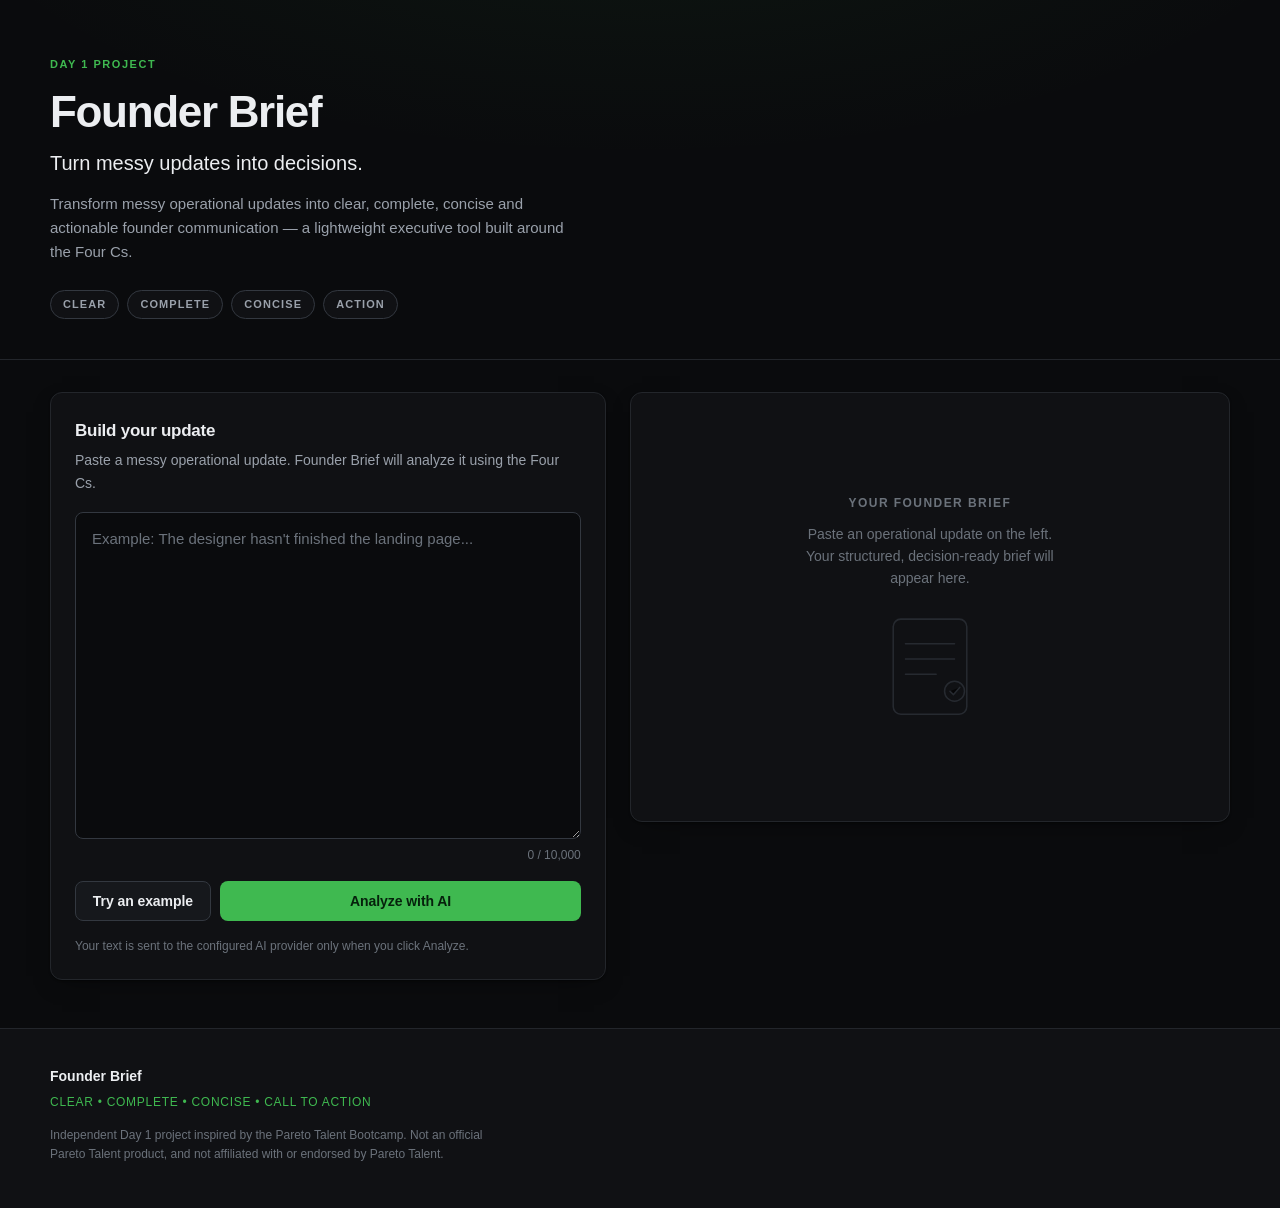
<file: index.html>
<!doctype html>
<html lang="en">
<head>
<meta charset="utf-8">
<meta name="viewport" content="width=device-width, initial-scale=1">
<title>Founder Brief — Turn messy updates into decisions</title>
<meta name="description" content="Turn a messy operational update into a concise, decision-ready founder brief, checked against the Four Cs of Communication.">
<link rel="icon" href="favicon.svg" type="image/svg+xml">
<link rel="stylesheet" href="style.css">
</head>
<body>

<header class="site-header">
  <div class="wrap">
    <p class="eyebrow">Day 1 Project</p>
    <h1>Founder Brief</h1>
    <p class="tagline">Turn messy updates into decisions.</p>
    <p class="supporting">
      Transform messy operational updates into clear, complete, concise and actionable
      founder communication — a lightweight executive tool built around the Four Cs.
    </p>
    <ul class="cs-labels" aria-label="The Four Cs">
      <li>Clear</li>
      <li>Complete</li>
      <li>Concise</li>
      <li>Action</li>
    </ul>
  </div>
</header>

<main class="wrap layout">

  <!-- ── Input ─────────────────────────────────────────────────────── -->
  <section class="panel" aria-labelledby="input-heading">
    <div class="panel-head">
      <h2 id="input-heading">Build your update</h2>
      <p class="hint">Paste a messy operational update. Founder Brief will analyze it using the Four Cs.</p>
    </div>

    <label class="sr-only" for="update">Messy operational update</label>
    <textarea
      id="update"
      name="update"
      rows="12"
      maxlength="10000"
      spellcheck="true"
      placeholder="Example: The designer hasn't finished the landing page..."
      aria-describedby="input-note counter"></textarea>

    <div class="input-meta">
      <span id="counter" class="counter" aria-hidden="true">0 / 10,000</span>
    </div>

    <div class="actions">
      <button id="example" type="button" class="btn btn-ghost">Try an example</button>
      <button id="analyze" type="button" class="btn btn-primary">Analyze with AI</button>
    </div>

    <p id="input-note" class="note">
      Your text is sent to the configured AI provider only when you click Analyze.
    </p>

    <p id="status" class="status" role="status"></p>
  </section>

  <!-- ── Result ────────────────────────────────────────────────────── -->
  <section class="panel panel-result" aria-labelledby="result-heading">
    <h2 id="result-heading" class="sr-only">Analysis result</h2>

    <div id="empty-state" class="empty-state">
      <h3>Your Founder Brief</h3>
      <p>Paste an operational update on the left. Your structured, decision-ready brief will appear here.</p>
      <svg class="empty-mark" viewBox="0 0 120 140" aria-hidden="true" focusable="false">
        <rect x="12" y="8" width="96" height="124" rx="10" fill="none" stroke="currentColor" stroke-width="2"/>
        <path d="M28 40h64M28 60h64M28 80h40" stroke="currentColor" stroke-width="2" stroke-linecap="round"/>
        <circle cx="92" cy="102" r="13" fill="none" stroke="currentColor" stroke-width="2"/>
        <path d="M86 102l4.5 4.5L99 97" stroke="currentColor" stroke-width="2" stroke-linecap="round" stroke-linejoin="round"/>
      </svg>
    </div>

    <div id="result" class="result" hidden>
      <div class="result-head">
        <h3>Founder Brief</h3>
      </div>

      <dl id="brief-fields" class="brief"></dl>

      <section class="block" aria-labelledby="check-heading">
        <h4 id="check-heading">4C Communication Check</h4>
        <ul id="four-cs" class="four-cs"></ul>
      </section>

      <section id="missing-wrap" class="block block-missing" aria-labelledby="missing-heading" hidden>
        <h4 id="missing-heading">Missing Information</h4>
        <ul id="missing"></ul>
      </section>

      <div class="result-actions">
        <button id="copy-brief"   type="button" class="btn btn-ghost">Copy brief</button>
        <button id="copy-slack"   type="button" class="btn btn-ghost">Copy for Slack</button>
        <button id="copy-email"   type="button" class="btn btn-ghost">Copy for email</button>
        <button id="reset"        type="button" class="btn btn-quiet">Reset</button>
      </div>
    </div>
  </section>

</main>

<footer class="site-footer">
  <div class="wrap">
    <p class="footer-title">Founder Brief</p>
    <p class="footer-cs">Clear &bull; Complete &bull; Concise &bull; Call to Action</p>
    <p class="footer-note">Independent Day 1 project inspired by the Pareto Talent Bootcamp. Not an official Pareto Talent product, and not affiliated with or endorsed by Pareto Talent.</p>
  </div>
</footer>

<p id="toast" class="toast" role="status" hidden></p>

<!-- ──────────────────────────────────────────────────────────────────
     API endpoint configuration.

     Leave this empty when the frontend and the API are served from the
     same origin (Vercel, or `vercel dev` locally) — requests then go to
     /api/analyze on the current host.

     When the frontend is hosted separately, e.g. on GitHub Pages, set the
     full URL of the deployed function:

       window.FOUNDER_BRIEF_API_URL = "https://your-project.vercel.app/api/analyze";
──────────────────────────────────────────────────────────────────── -->
<script>window.FOUNDER_BRIEF_API_URL = "https://temporary-fast-ruby-vo60rds.vercel.app/api/analyze";</script>
<script src="script.js"></script>

</body>
</html>
</file>
<file: style.css>
/* ==========================================================================
   Founder Brief — styles
   Near-black surface, muted typography, one restrained green accent.
   ========================================================================== */

:root {
  --bg:            #0a0b0d;
  --surface:       #101114;
  --surface-2:     #16181c;
  --surface-3:     #1b1e22;
  --border:        #23262b;
  --border-strong: #333840;

  --text:       #eceef1;
  --text-muted: #9aa1ab;
  --text-dim:   #6b727b;

  --accent:      #3fb950;
  --accent-hi:   #4ac95c;
  --accent-soft: rgba(63, 185, 80, 0.10);
  --accent-line: rgba(63, 185, 80, 0.35);

  --warn:      #d29922;
  --warn-soft: rgba(210, 153, 34, 0.10);
  --warn-line: rgba(210, 153, 34, 0.35);

  --danger: #f8514f;

  --radius:    12px;
  --radius-sm: 8px;

  --font: -apple-system, BlinkMacSystemFont, "Segoe UI", Roboto, "Helvetica Neue",
          Arial, "Noto Sans", sans-serif;
  --mono: ui-monospace, SFMono-Regular, "SF Mono", Menlo, Consolas,
          "Liberation Mono", monospace;

  --shadow: 0 1px 2px rgba(0, 0, 0, 0.4), 0 8px 24px -12px rgba(0, 0, 0, 0.6);
}

* { box-sizing: border-box; }

/* An explicit `display` on a component would otherwise beat the user agent's
   [hidden] rule, leaving "hidden" elements on screen. */
[hidden] { display: none !important; }

html { -webkit-text-size-adjust: 100%; }

body {
  margin: 0;
  background: var(--bg);
  color: var(--text);
  font-family: var(--font);
  font-size: 15px;
  line-height: 1.6;
  -webkit-font-smoothing: antialiased;
  text-rendering: optimizeLegibility;
}

h1, h2, h3, h4 { margin: 0; font-weight: 600; letter-spacing: -0.011em; }
p { margin: 0; }
ul, dl, dd { margin: 0; padding: 0; }
li { list-style: none; }

.wrap { width: min(1180px, 100% - 2.5rem); margin-inline: auto; }

.sr-only {
  position: absolute; width: 1px; height: 1px;
  padding: 0; margin: -1px; overflow: hidden;
  clip: rect(0 0 0 0); clip-path: inset(50%); white-space: nowrap;
}

:where(button, textarea, a, [tabindex]):focus-visible {
  outline: 2px solid var(--accent);
  outline-offset: 2px;
  border-radius: var(--radius-sm);
}

/* ── Header ─────────────────────────────────────────────────────────── */

.site-header {
  border-bottom: 1px solid var(--border);
  padding: 3.5rem 0 2.5rem;
  background:
    radial-gradient(80% 120% at 50% -40%, rgba(63, 185, 80, 0.07), transparent 70%);
}

.eyebrow {
  font-size: 0.6875rem;
  font-weight: 600;
  letter-spacing: 0.14em;
  text-transform: uppercase;
  color: var(--accent);
  margin-bottom: 0.9rem;
}

.site-header h1 {
  font-size: clamp(2rem, 5.5vw, 2.75rem);
  line-height: 1.1;
  letter-spacing: -0.03em;
}

.tagline {
  margin-top: 0.65rem;
  font-size: clamp(1.0625rem, 2.4vw, 1.25rem);
  color: var(--text);
}

.supporting {
  margin-top: 0.85rem;
  max-width: 62ch;
  color: var(--text-muted);
}

.cs-labels {
  display: flex;
  flex-wrap: wrap;
  gap: 0.5rem;
  margin-top: 1.6rem;
}

.cs-labels li {
  font-size: 0.6875rem;
  font-weight: 600;
  letter-spacing: 0.1em;
  text-transform: uppercase;
  color: var(--text-muted);
  border: 1px solid var(--border-strong);
  border-radius: 100px;
  padding: 0.3rem 0.75rem;
  background: var(--surface);
}

/* ── Layout ─────────────────────────────────────────────────────────── */

.layout {
  display: grid;
  grid-template-columns: minmax(0, 1fr);
  gap: 1.25rem;
  padding: 2rem 0 3rem;
  align-items: start;
}

@media (min-width: 960px) {
  .layout { grid-template-columns: minmax(0, 1fr) minmax(0, 1.08fr); gap: 1.5rem; }
}

.panel {
  background: var(--surface);
  border: 1px solid var(--border);
  border-radius: var(--radius);
  padding: 1.5rem;
  min-width: 0;
  box-shadow: var(--shadow);
}

/* ── Input panel ────────────────────────────────────────────────────── */

.panel-head { margin-bottom: 1.1rem; }

.panel h2 {
  font-size: 1.0625rem;
  letter-spacing: -0.015em;
}

.hint {
  margin-top: 0.3rem;
  font-size: 0.875rem;
  color: var(--text-muted);
}

textarea {
  display: block;
  width: 100%;
  min-height: 260px;
  resize: vertical;
  padding: 0.9rem 1rem;
  background: var(--bg);
  color: var(--text);
  border: 1px solid var(--border-strong);
  border-radius: var(--radius-sm);
  font-family: inherit;
  font-size: 0.9375rem;
  line-height: 1.65;
  transition: border-color 0.15s ease, box-shadow 0.15s ease;
}

textarea::placeholder { color: var(--text-dim); }

textarea:hover { border-color: #3d434c; }

textarea:focus {
  outline: none;
  border-color: var(--accent);
  box-shadow: 0 0 0 3px var(--accent-soft);
}

.input-meta {
  display: flex;
  justify-content: flex-end;
  margin-top: 0.4rem;
  min-height: 1.1rem;
}

.counter { font-size: 0.75rem; color: var(--text-dim); font-variant-numeric: tabular-nums; }
.counter[data-over="true"] { color: var(--danger); font-weight: 600; }

.actions {
  display: flex;
  flex-wrap: wrap;
  gap: 0.6rem;
  margin-top: 1rem;
}

/* ── Buttons ────────────────────────────────────────────────────────── */

.btn {
  display: inline-flex;
  align-items: center;
  justify-content: center;
  gap: 0.5rem;
  min-height: 40px;
  padding: 0.55rem 1.05rem;
  border-radius: var(--radius-sm);
  border: 1px solid transparent;
  font-family: inherit;
  font-size: 0.875rem;
  font-weight: 550;
  letter-spacing: -0.005em;
  cursor: pointer;
  white-space: nowrap;
  transition: background-color 0.15s ease, border-color 0.15s ease,
              color 0.15s ease, transform 0.1s ease;
}

.btn:active { transform: translateY(0.5px); }

.btn:disabled { cursor: not-allowed; opacity: 0.6; }

.btn-primary {
  background: var(--accent);
  color: #06210c;
  font-weight: 650;
  flex: 1 1 auto;
}
.btn-primary:hover:not(:disabled) { background: var(--accent-hi); }
.btn-primary:disabled { background: var(--accent); }

.btn-ghost {
  background: var(--surface-2);
  border-color: var(--border-strong);
  color: var(--text);
}
.btn-ghost:hover:not(:disabled) { background: var(--surface-3); border-color: #414750; }

.btn-quiet {
  background: transparent;
  color: var(--text-muted);
  flex: 0 0 auto;
}
.btn-quiet:hover:not(:disabled) { color: var(--text); background: var(--surface-2); }

/* Loading pulse on the Analyze button — subtle, and motion-free when asked. */
.btn.is-loading::before {
  content: "";
  width: 8px; height: 8px;
  border-radius: 50%;
  background: currentColor;
  animation: pulse 1.1s ease-in-out infinite;
}

@keyframes pulse {
  0%, 100% { opacity: 1;   transform: scale(1); }
  50%      { opacity: 0.35; transform: scale(0.72); }
}

/* ── Status line ────────────────────────────────────────────────────── */

.note {
  margin-top: 1rem;
  font-size: 0.75rem;
  color: var(--text-dim);
  line-height: 1.5;
}

.status {
  margin-top: 0.75rem;
  font-size: 0.875rem;
  color: var(--text-muted);
  min-height: 0;
}
.status:empty { display: none; }
.status[data-kind="error"] {
  color: var(--danger);
  background: rgba(248, 81, 79, 0.08);
  border: 1px solid rgba(248, 81, 79, 0.3);
  border-radius: var(--radius-sm);
  padding: 0.6rem 0.8rem;
}
.status[data-kind="busy"] { color: var(--text-muted); }

/* ── Empty state ────────────────────────────────────────────────────── */

.panel-result { display: flex; flex-direction: column; }

.empty-state {
  display: flex;
  flex-direction: column;
  align-items: center;
  justify-content: center;
  text-align: center;
  gap: 0.6rem;
  min-height: 380px;
  padding: 2rem 1rem;
}

.empty-state h3 {
  font-size: 0.75rem;
  font-weight: 650;
  letter-spacing: 0.12em;
  text-transform: uppercase;
  color: var(--text-dim);
}

.empty-state p {
  max-width: 34ch;
  font-size: 0.875rem;
  color: var(--text-dim);
}

.empty-mark {
  width: 92px;
  height: auto;
  margin-top: 0.85rem;
  color: var(--border-strong);
  opacity: 0.65;
}

/* ── Result ─────────────────────────────────────────────────────────── */

.result { animation: rise 0.26s ease-out both; }

@keyframes rise {
  from { opacity: 0; transform: translateY(6px); }
  to   { opacity: 1; transform: none; }
}

.result-head {
  padding-bottom: 0.9rem;
  margin-bottom: 1.25rem;
  border-bottom: 1px solid var(--border);
}

.result-head h3 {
  font-size: 0.75rem;
  font-weight: 650;
  letter-spacing: 0.12em;
  text-transform: uppercase;
  color: var(--accent);
}

/* Brief fields */

.brief { display: grid; gap: 1.15rem; }

.brief dt {
  font-size: 0.6875rem;
  font-weight: 650;
  letter-spacing: 0.1em;
  text-transform: uppercase;
  color: var(--text-dim);
  margin-bottom: 0.35rem;
}

.brief dd {
  margin: 0;
  font-size: 0.9375rem;
  line-height: 1.65;
  color: var(--text);
  overflow-wrap: anywhere;
  white-space: pre-wrap;
}

.brief dd[data-empty="true"] { color: var(--text-dim); font-style: italic; }

.brief > div {
  padding-left: 0.9rem;
  border-left: 2px solid var(--border);
}

.brief > div:last-child { border-left-color: var(--accent-line); }

/* Blocks */

.block {
  margin-top: 1.9rem;
  padding-top: 1.4rem;
  border-top: 1px solid var(--border);
}

.block h4 {
  font-size: 0.75rem;
  font-weight: 650;
  letter-spacing: 0.12em;
  text-transform: uppercase;
  color: var(--text);
  margin-bottom: 0.9rem;
}

/* 4C check */

.four-cs { display: grid; gap: 0.6rem; }

.four-cs li {
  display: grid;
  grid-template-columns: auto minmax(0, 1fr);
  gap: 0.75rem;
  align-items: start;
  padding: 0.7rem 0.85rem;
  border: 1px solid var(--border);
  border-radius: var(--radius-sm);
  background: var(--surface-2);
}

.four-cs li[data-status="pass"] {
  border-color: var(--accent-line);
  background: var(--accent-soft);
}

.four-cs li[data-status="warning"] {
  border-color: var(--warn-line);
  background: var(--warn-soft);
}

.cs-icon {
  font-size: 0.875rem;
  line-height: 1.5;
  font-weight: 700;
  width: 1.1rem;
  text-align: center;
}
.four-cs li[data-status="pass"]    .cs-icon { color: var(--accent); }
.four-cs li[data-status="warning"] .cs-icon { color: var(--warn); }

.cs-head {
  display: flex;
  flex-wrap: wrap;
  align-items: baseline;
  gap: 0.55rem;
}

.cs-name {
  font-size: 0.6875rem;
  font-weight: 700;
  letter-spacing: 0.1em;
  text-transform: uppercase;
  color: var(--text);
}

.cs-verdict {
  font-size: 0.6875rem;
  font-weight: 650;
  letter-spacing: 0.08em;
  text-transform: uppercase;
}
.four-cs li[data-status="pass"]    .cs-verdict { color: var(--accent); }
.four-cs li[data-status="warning"] .cs-verdict { color: var(--warn); }

.cs-reason {
  margin-top: 0.25rem;
  font-size: 0.8125rem;
  line-height: 1.55;
  color: var(--text-muted);
  overflow-wrap: anywhere;
}

/* Missing information — intentionally secondary */

.block-missing {
  border-top-color: transparent;
  padding: 0.9rem 1rem;
  border: 1px dashed var(--border-strong);
  border-radius: var(--radius-sm);
  background: rgba(255, 255, 255, 0.012);
}

.block-missing h4 {
  font-size: 0.6875rem;
  color: var(--text-muted);
  margin-bottom: 0.55rem;
}

.block-missing li {
  position: relative;
  padding-left: 1rem;
  font-size: 0.8125rem;
  color: var(--text-muted);
  line-height: 1.6;
  overflow-wrap: anywhere;
}

.block-missing li + li { margin-top: 0.3rem; }

.block-missing li::before {
  content: "";
  position: absolute;
  left: 0; top: 0.62em;
  width: 4px; height: 4px;
  border-radius: 50%;
  background: var(--text-dim);
}

/* Result actions */

.result-actions {
  display: flex;
  flex-wrap: wrap;
  gap: 0.5rem;
  margin-top: 1.75rem;
  padding-top: 1.4rem;
  border-top: 1px solid var(--border);
}

.result-actions .btn-quiet { margin-left: auto; }

/* ── Toast ──────────────────────────────────────────────────────────── */

.toast {
  position: fixed;
  left: 50%;
  bottom: 1.5rem;
  transform: translate(-50%, 0.75rem);
  z-index: 50;
  padding: 0.6rem 1rem;
  border-radius: 100px;
  border: 1px solid var(--border-strong);
  background: var(--surface-3);
  color: var(--text);
  font-size: 0.8125rem;
  box-shadow: var(--shadow);
  opacity: 0;
  transition: opacity 0.2s ease, transform 0.2s ease;
  pointer-events: none;
  max-width: calc(100% - 2rem);
  text-align: center;
}

.toast[data-show="true"] { opacity: 1; transform: translate(-50%, 0); }
.toast[data-kind="error"] { border-color: rgba(248, 81, 79, 0.4); color: #ffb4b2; }

/* ── Footer ─────────────────────────────────────────────────────────── */

.site-footer {
  border-top: 1px solid var(--border);
  padding: 2.25rem 0 2.75rem;
  background: var(--surface);
}

.footer-title { font-size: 0.875rem; font-weight: 650; color: var(--text); }

.footer-cs {
  margin-top: 0.35rem;
  font-size: 0.75rem;
  letter-spacing: 0.06em;
  text-transform: uppercase;
  color: var(--accent);
}

.footer-note {
  margin-top: 0.85rem;
  max-width: 68ch;
  font-size: 0.75rem;
  line-height: 1.6;
  color: var(--text-dim);
}

/* ── Small screens ──────────────────────────────────────────────────── */

@media (max-width: 560px) {
  .wrap { width: calc(100% - 2rem); }
  .panel { padding: 1.15rem; }
  .site-header { padding: 2.5rem 0 2rem; }
  .actions .btn { flex: 1 1 100%; }
  .result-actions .btn { flex: 1 1 calc(50% - 0.25rem); }
  .result-actions .btn-quiet { flex: 1 1 100%; margin-left: 0; }
  .empty-state { min-height: 260px; }
  textarea { min-height: 200px; font-size: 16px; } /* 16px avoids iOS zoom-on-focus */
}

/* ── Reduced motion ─────────────────────────────────────────────────── */

@media (prefers-reduced-motion: reduce) {
  *, *::before, *::after {
    animation-duration: 0.001ms !important;
    animation-iteration-count: 1 !important;
    transition-duration: 0.001ms !important;
  }
  .result { animation: none; }
}
</file>
